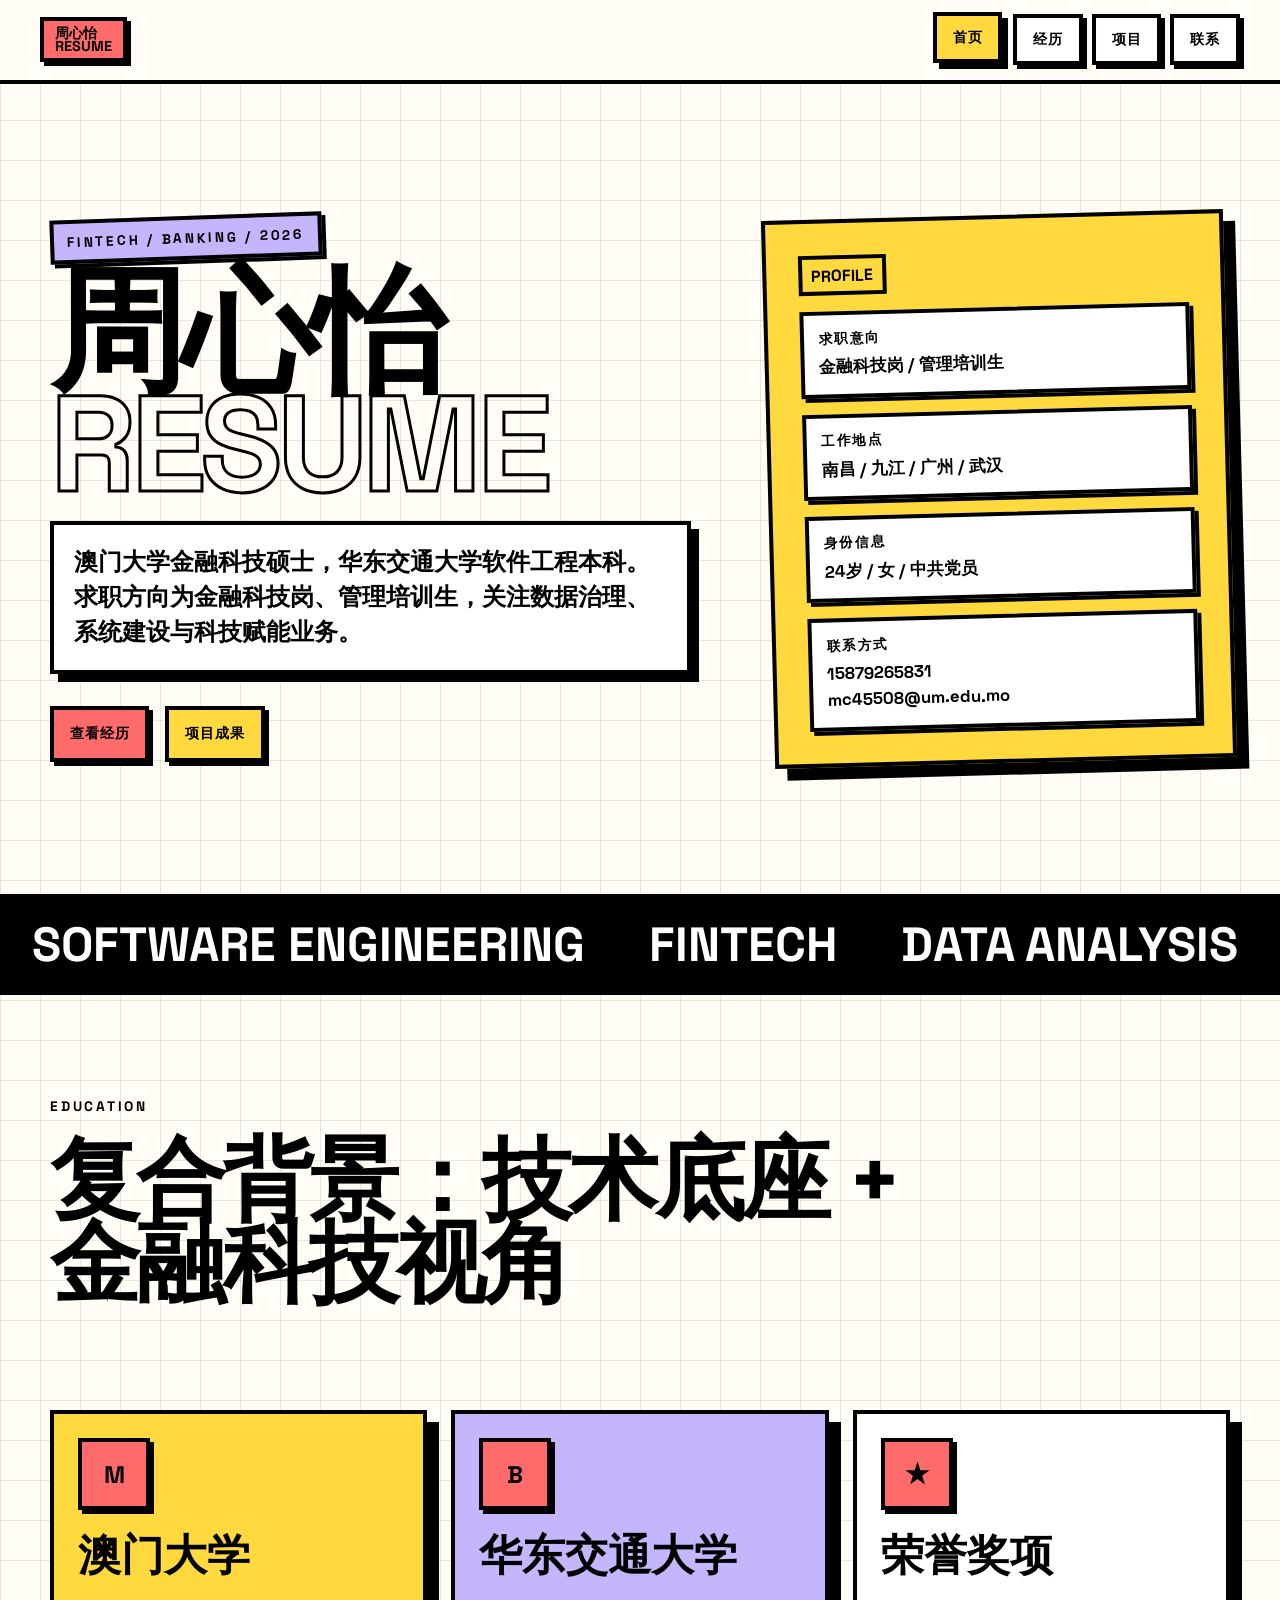
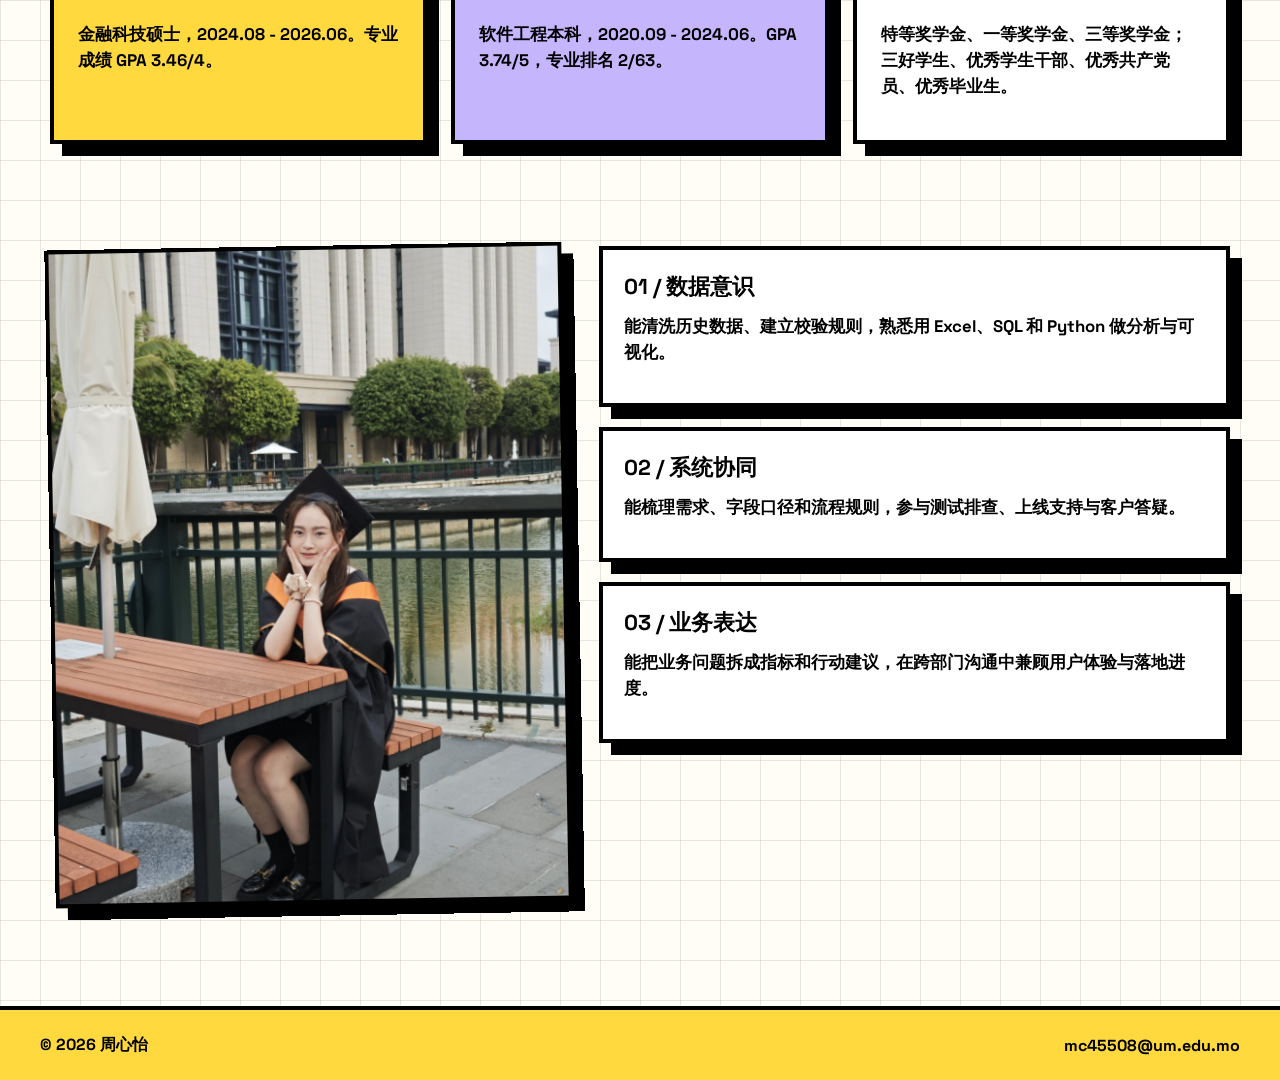
<file: index.html>
<!doctype html>
<html lang="zh-CN">
  <head>
    <meta charset="utf-8">
    <meta name="viewport" content="width=device-width, initial-scale=1">
    <meta name="description" content="周心怡的个人简历网站，求职方向为金融科技岗、管理培训生。">
    <title>周心怡 | 金融科技求职简历</title>
    <link rel="preconnect" href="https://fonts.googleapis.com">
    <link rel="preconnect" href="https://fonts.gstatic.com" crossorigin>
    <link href="https://fonts.googleapis.com/css2?family=Space+Grotesk:wght@400;500;700&display=block" rel="stylesheet">
    <link rel="stylesheet" href="styles.css">
  </head>
  <body>
    <a class="skip-link" href="#main">跳到主要内容</a>
    <header class="site-header" data-sticky>
      <a class="logo" href="index.html" aria-label="周心怡简历首页">周心怡<br>resume</a>
      <button class="nav-toggle" type="button" aria-expanded="false" aria-controls="site-nav">
        <span></span>
        <span></span>
        <span></span>
        <span class="sr-only">打开导航</span>
      </button>
      <nav class="site-nav" id="site-nav" aria-label="主导航">
        <a href="index.html" aria-current="page">首页</a>
        <a href="content.html">经历</a>
        <a href="work.html">项目</a>
        <a href="contact.html">联系</a>
      </nav>
    </header>

    <main id="main">
      <section class="hero section-grid resume-hero">
        <div class="hero-copy">
          <p class="eyebrow sticker">FINTECH / BANKING / 2026</p>
          <h1>
            <span>周心怡</span>
            <span class="outline">resume</span>
          </h1>
          <p class="hero-lede">
            澳门大学金融科技硕士，华东交通大学软件工程本科。求职方向为金融科技岗、管理培训生，关注数据治理、系统建设与科技赋能业务。
          </p>
          <div class="hero-actions">
            <a class="button button-primary" href="content.html">查看经历</a>
            <a class="button button-secondary" href="work.html">项目成果</a>
          </div>
        </div>

        <aside class="resume-card rotate-neg" aria-label="简历摘要">
          <p class="card-label">PROFILE</p>
          <dl class="fact-list">
            <div>
              <dt>求职意向</dt>
              <dd>金融科技岗 / 管理培训生</dd>
            </div>
            <div>
              <dt>工作地点</dt>
              <dd>南昌 / 九江 / 广州 / 武汉</dd>
            </div>
            <div>
              <dt>身份信息</dt>
              <dd>24岁 / 女 / 中共党员</dd>
            </div>
            <div>
              <dt>联系方式</dt>
              <dd>15879265831<br>mc45508@um.edu.mo</dd>
            </div>
          </dl>
        </aside>
      </section>

      <div class="marquee" aria-hidden="true">
        <div class="marquee-track">
          <span>SOFTWARE ENGINEERING</span><span>FINTECH</span><span>DATA ANALYSIS</span><span>BANKING TECH</span>
          <span>SOFTWARE ENGINEERING</span><span>FINTECH</span><span>DATA ANALYSIS</span><span>BANKING TECH</span>
        </div>
      </div>

      <section class="section">
        <div class="section-title">
          <p class="eyebrow">EDUCATION</p>
          <h2>复合背景：技术底座 + 金融科技视角</h2>
        </div>
        <div class="cards-grid education-grid">
          <article class="loud-card yellow">
            <div class="icon-box">M</div>
            <h3>澳门大学</h3>
            <p>金融科技硕士，2024.08 - 2026.06。专业成绩 GPA 3.46/4。</p>
          </article>
          <article class="loud-card violet">
            <div class="icon-box">B</div>
            <h3>华东交通大学</h3>
            <p>软件工程本科，2020.09 - 2024.06。GPA 3.74/5，专业排名 2/63。</p>
          </article>
          <article class="loud-card">
            <div class="icon-box">★</div>
            <h3>荣誉奖项</h3>
            <p>特等奖学金、一等奖学金、三等奖学金；三好学生、优秀学生干部、优秀共产党员、优秀毕业生。</p>
          </article>
        </div>
      </section>

      <section class="split-section">
        <div class="poster photo-poster">
          <img src="assets/graduation-photo.jpg" alt="周心怡硕士毕业照">
        </div>
        <div class="note-stack">
          <article>
            <strong>01 / 数据意识</strong>
            <p>能清洗历史数据、建立校验规则，熟悉用 Excel、SQL 和 Python 做分析与可视化。</p>
          </article>
          <article>
            <strong>02 / 系统协同</strong>
            <p>能梳理需求、字段口径和流程规则，参与测试排查、上线支持与客户答疑。</p>
          </article>
          <article>
            <strong>03 / 业务表达</strong>
            <p>能把业务问题拆成指标和行动建议，在跨部门沟通中兼顾用户体验与落地进度。</p>
          </article>
        </div>
      </section>
    </main>

    <footer class="site-footer">
      <p>© 2026 周心怡</p>
      <a href="mailto:mc45508@um.edu.mo">mc45508@um.edu.mo</a>
    </footer>
    <script src="script.js"></script>
  </body>
</html>
</file>
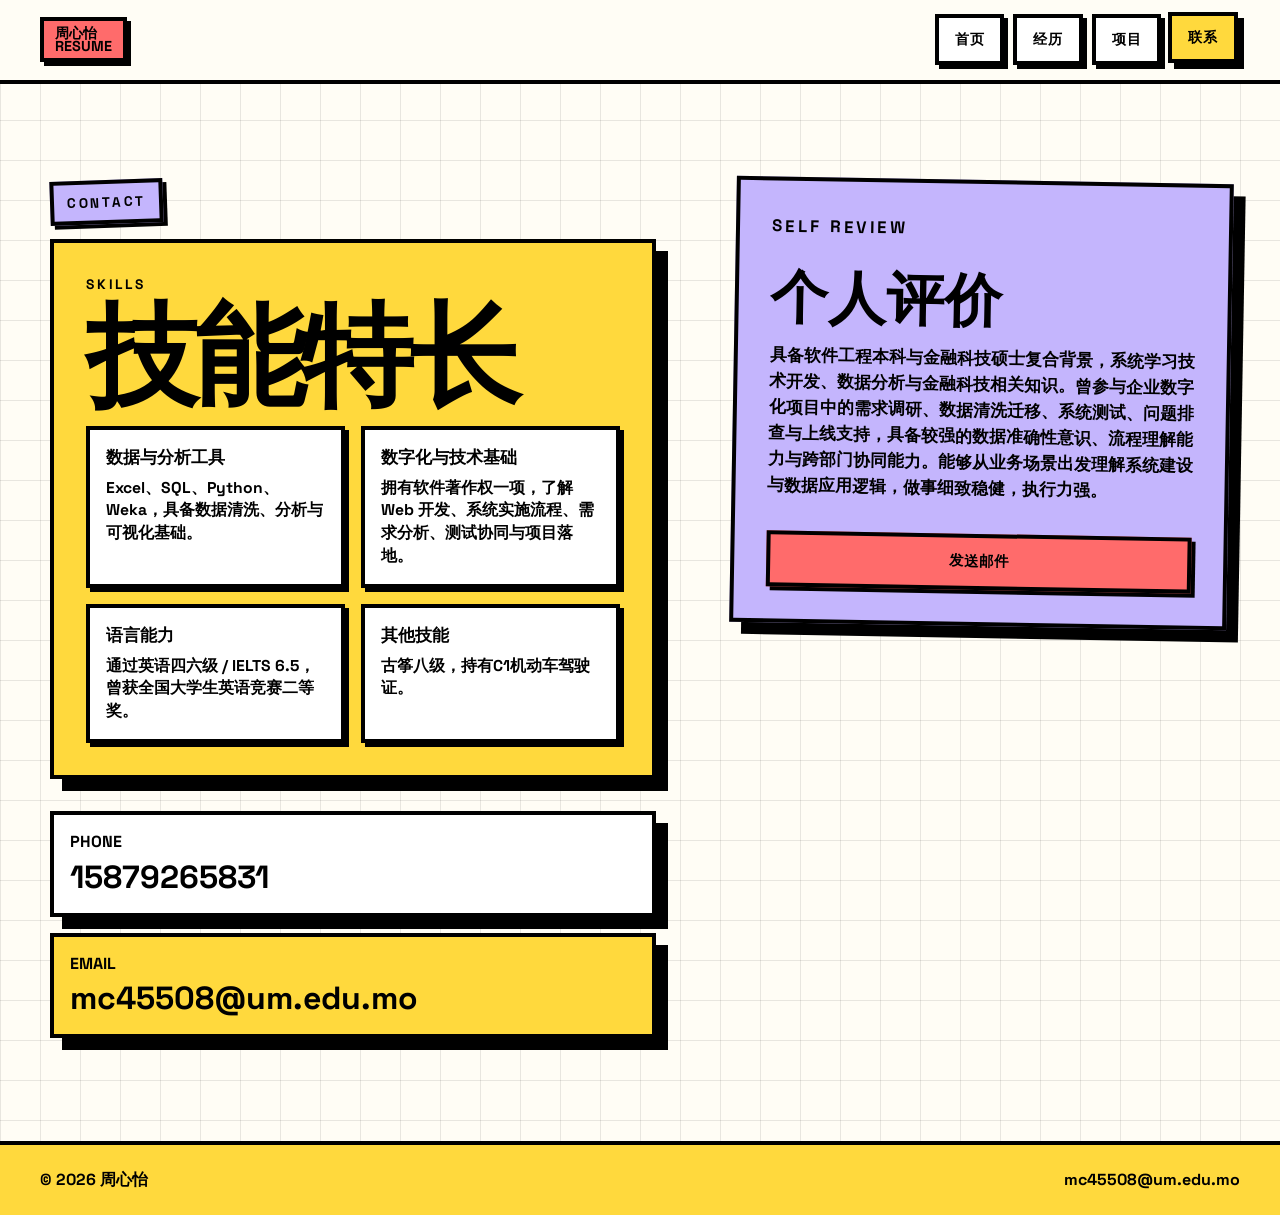
<file: contact.html>
<!doctype html>
<html lang="zh-CN">
  <head>
    <meta charset="utf-8">
    <meta name="viewport" content="width=device-width, initial-scale=1">
    <meta name="description" content="联系周心怡，了解金融科技岗、管理培训生求职信息。">
    <title>联系 | 周心怡</title>
    <link rel="preconnect" href="https://fonts.googleapis.com">
    <link rel="preconnect" href="https://fonts.gstatic.com" crossorigin>
    <link href="https://fonts.googleapis.com/css2?family=Space+Grotesk:wght@400;500;700&display=block" rel="stylesheet">
    <link rel="stylesheet" href="styles.css">
  </head>
  <body>
    <a class="skip-link" href="#main">跳到主要内容</a>
    <header class="site-header" data-sticky>
      <a class="logo" href="index.html" aria-label="周心怡简历首页">周心怡<br>resume</a>
      <button class="nav-toggle" type="button" aria-expanded="false" aria-controls="site-nav">
        <span></span>
        <span></span>
        <span></span>
        <span class="sr-only">打开导航</span>
      </button>
      <nav class="site-nav" id="site-nav" aria-label="主导航">
        <a href="index.html">首页</a>
        <a href="content.html">经历</a>
        <a href="work.html">项目</a>
        <a href="contact.html" aria-current="page">联系</a>
      </nav>
    </header>

    <main id="main">
      <section class="contact-layout">
        <div class="contact-copy">
          <p class="eyebrow sticker">CONTACT</p>
          <section class="skills-board" aria-label="技能特长">
            <p class="eyebrow">SKILLS</p>
            <h1>技能特长</h1>
            <div class="skills-grid">
              <article>
                <strong>数据与分析工具</strong>
                <p>Excel、SQL、Python、Weka，具备数据清洗、分析与可视化基础。</p>
              </article>
              <article>
                <strong>数字化与技术基础</strong>
                <p>拥有软件著作权一项，了解 Web 开发、系统实施流程、需求分析、测试协同与项目落地。</p>
              </article>
              <article>
                <strong>语言能力</strong>
                <p>通过英语四六级 / IELTS 6.5，曾获全国大学生英语竞赛二等奖。</p>
              </article>
              <article>
                <strong>其他技能</strong>
                <p>古筝八级，持有C1机动车驾驶证。</p>
              </article>
            </div>
          </section>
          <div class="contact-cards" aria-label="联系方式">
            <a class="contact-chip" href="tel:15879265831">
              <span>Phone</span>
              <strong>15879265831</strong>
            </a>
            <a class="contact-chip yellow" href="mailto:mc45508@um.edu.mo">
              <span>Email</span>
              <strong>mc45508@um.edu.mo</strong>
            </a>
          </div>
        </div>

        <section class="contact-form" aria-label="个人评价">
          <p class="eyebrow">SELF REVIEW</p>
          <h2>个人评价</h2>
          <p>
            具备软件工程本科与金融科技硕士复合背景，系统学习技术开发、数据分析与金融科技相关知识。曾参与企业数字化项目中的需求调研、数据清洗迁移、系统测试、问题排查与上线支持，具备较强的数据准确性意识、流程理解能力与跨部门协同能力。能够从业务场景出发理解系统建设与数据应用逻辑，做事细致稳健，执行力强。
          </p>
          <a class="button button-primary" href="mailto:mc45508@um.edu.mo">发送邮件</a>
        </section>
      </section>
    </main>

    <footer class="site-footer">
      <p>© 2026 周心怡</p>
      <a href="mailto:mc45508@um.edu.mo">mc45508@um.edu.mo</a>
    </footer>
    <script src="script.js"></script>
  </body>
</html>
</file>
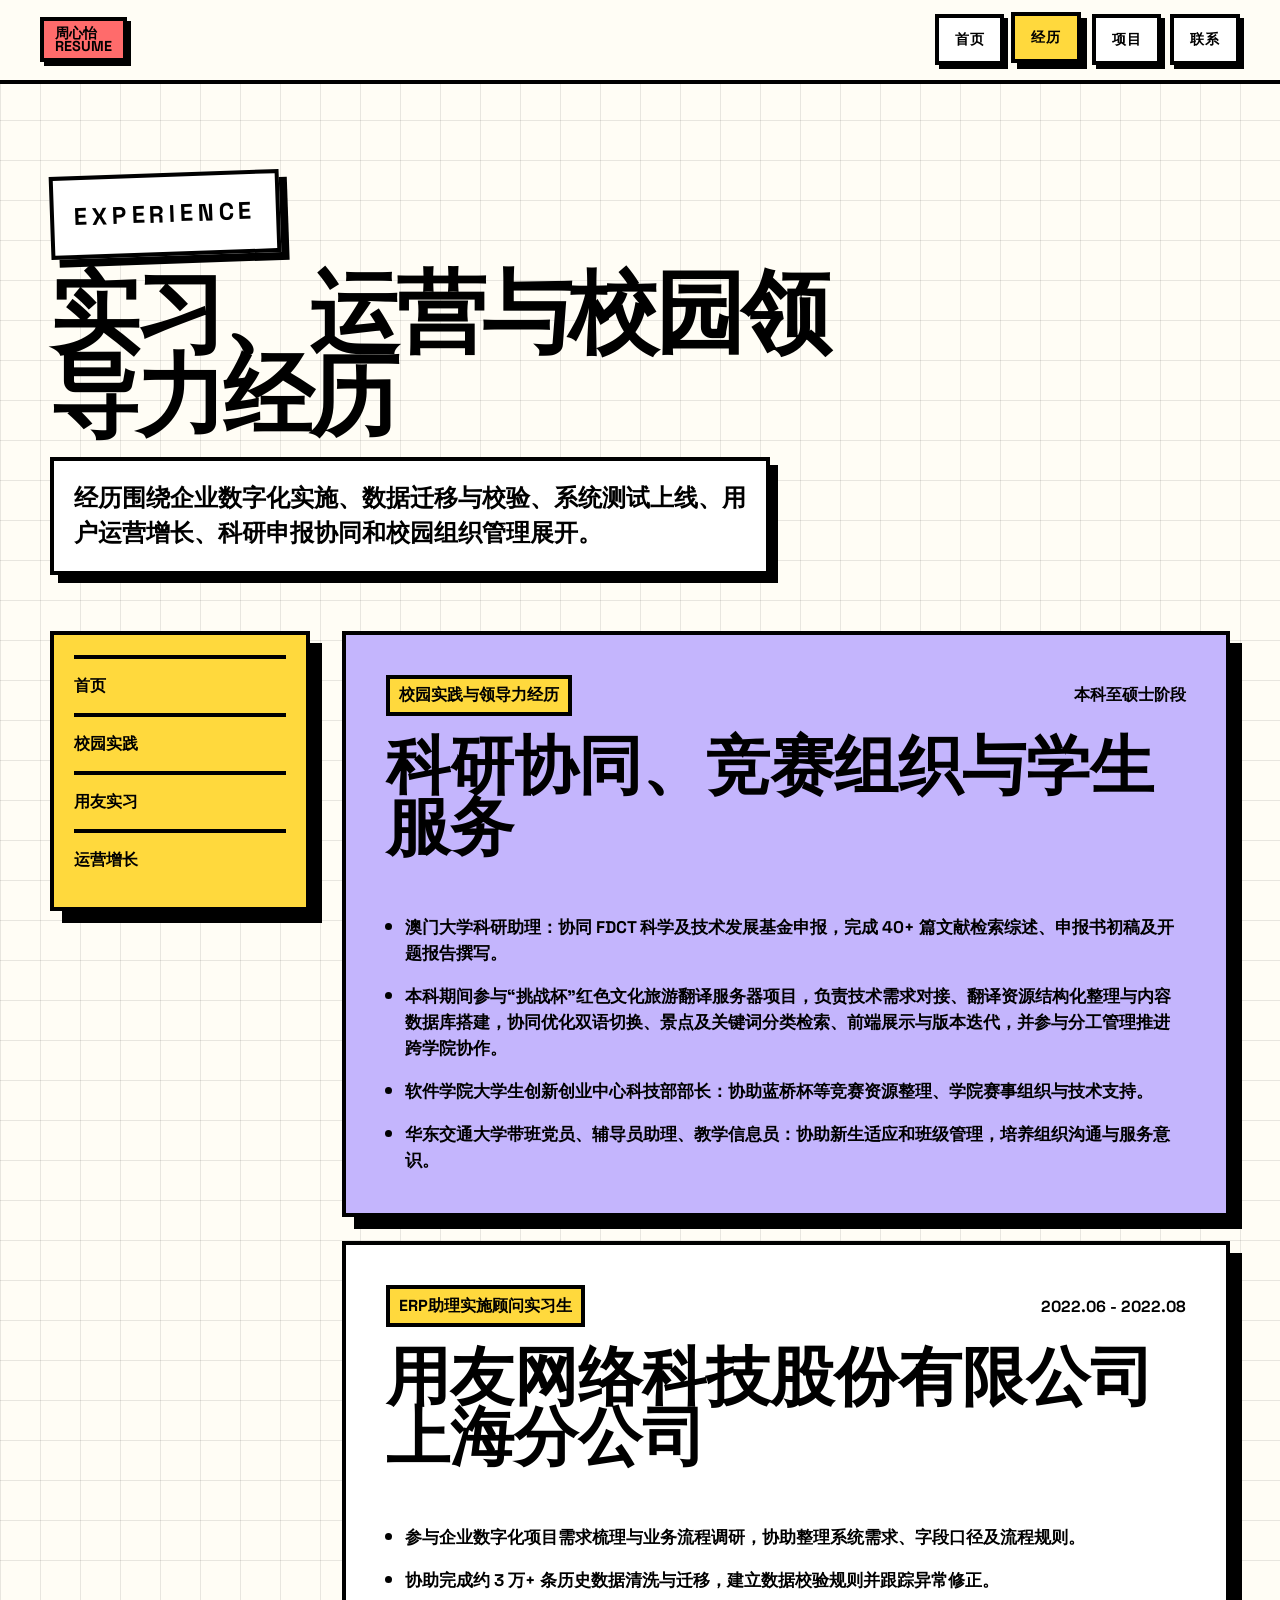
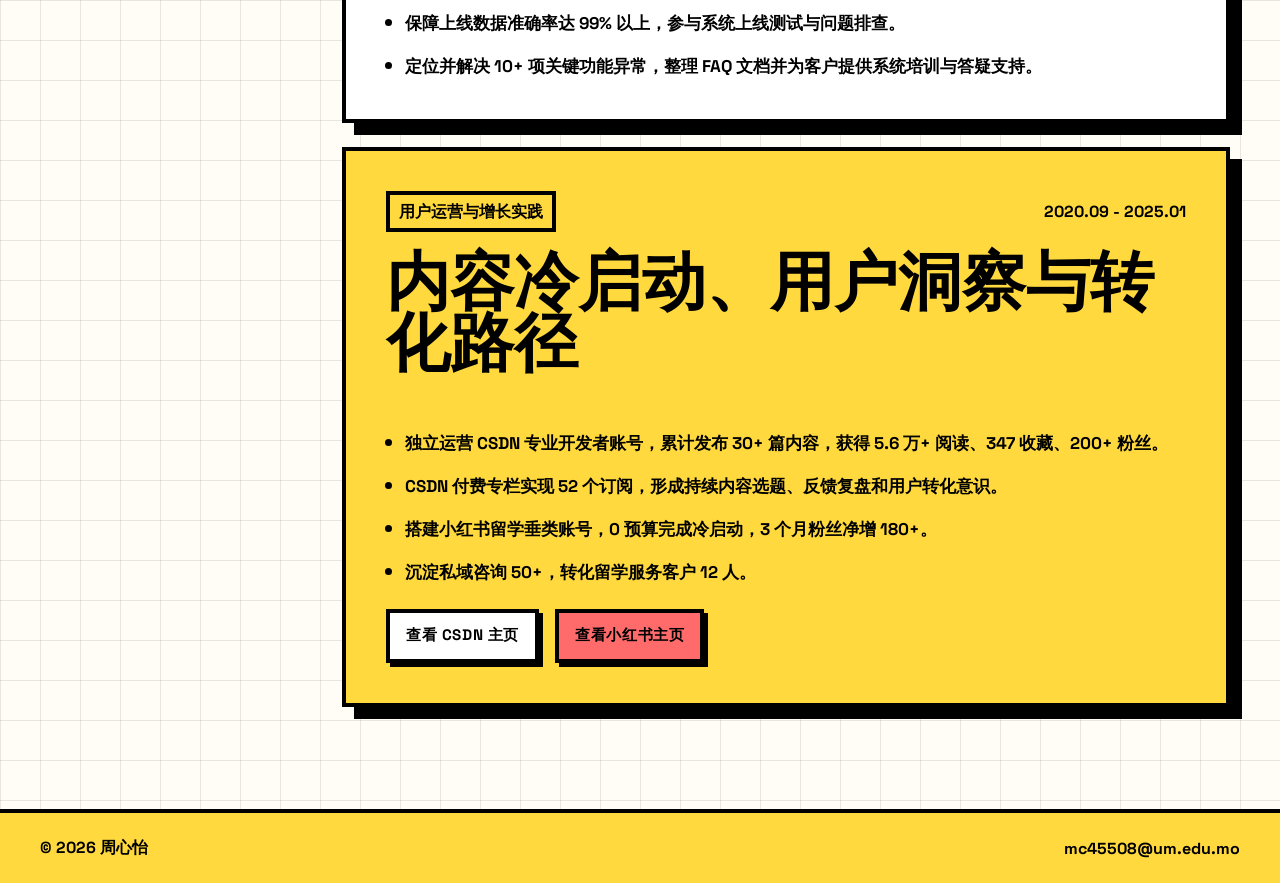
<file: content.html>
<!doctype html>
<html lang="zh-CN">
  <head>
    <meta charset="utf-8">
    <meta name="viewport" content="width=device-width, initial-scale=1">
    <meta name="description" content="周心怡的实习经历、校园经历与运营增长实践。">
    <title>经历 | 周心怡</title>
    <link rel="preconnect" href="https://fonts.googleapis.com">
    <link rel="preconnect" href="https://fonts.gstatic.com" crossorigin>
    <link href="https://fonts.googleapis.com/css2?family=Space+Grotesk:wght@400;500;700&display=block" rel="stylesheet">
    <link rel="stylesheet" href="styles.css">
  </head>
  <body>
    <a class="skip-link" href="#main">跳到主要内容</a>
    <header class="site-header" data-sticky>
      <a class="logo" href="index.html" aria-label="周心怡简历首页">周心怡<br>resume</a>
      <button class="nav-toggle" type="button" aria-expanded="false" aria-controls="site-nav">
        <span></span>
        <span></span>
        <span></span>
        <span class="sr-only">打开导航</span>
      </button>
      <nav class="site-nav" id="site-nav" aria-label="主导航">
        <a href="index.html">首页</a>
        <a href="content.html" aria-current="page">经历</a>
        <a href="work.html">项目</a>
        <a href="contact.html">联系</a>
      </nav>
    </header>

    <main id="main">
      <section class="content-hero">
        <p class="eyebrow sticker">EXPERIENCE</p>
        <h1>实习、运营与校园领导力经历</h1>
        <p>
          经历围绕企业数字化实施、数据迁移与校验、系统测试上线、用户运营增长、科研申报协同和校园组织管理展开。
        </p>
      </section>

      <section class="content-layout" id="experience">
        <aside class="sidebar-card">
          <a href="index.html">首页</a>
          <a href="#leadership">校园实践</a>
          <a href="#yonyou">用友实习</a>
          <a href="#growth">运营增长</a>
        </aside>

        <div class="article-list">
          <article class="article-card violet" id="leadership">
            <div class="article-meta">
              <span>校园实践与领导力经历</span>
              <time datetime="2020-09">本科至硕士阶段</time>
            </div>
            <h2>科研协同、竞赛组织与学生服务</h2>
            <ul class="resume-list">
              <li>澳门大学科研助理：协同 FDCT 科学及技术发展基金申报，完成 40+ 篇文献检索综述、申报书初稿及开题报告撰写。</li>
              <li>本科期间参与“挑战杯”红色文化旅游翻译服务器项目，负责技术需求对接、翻译资源结构化整理与内容数据库搭建，协同优化双语切换、景点及关键词分类检索、前端展示与版本迭代，并参与分工管理推进跨学院协作。</li>
              <li>软件学院大学生创新创业中心科技部部长：协助蓝桥杯等竞赛资源整理、学院赛事组织与技术支持。</li>
              <li>华东交通大学带班党员、辅导员助理、教学信息员：协助新生适应和班级管理，培养组织沟通与服务意识。</li>
            </ul>
          </article>

          <article class="article-card" id="yonyou">
            <div class="article-meta">
              <span>ERP助理实施顾问实习生</span>
              <time datetime="2022-06">2022.06 - 2022.08</time>
            </div>
            <h2>用友网络科技股份有限公司上海分公司</h2>
            <ul class="resume-list">
              <li>参与企业数字化项目需求梳理与业务流程调研，协助整理系统需求、字段口径及流程规则。</li>
              <li>协助完成约 3 万+ 条历史数据清洗与迁移，建立数据校验规则并跟踪异常修正。</li>
              <li>保障上线数据准确率达 99% 以上，参与系统上线测试与问题排查。</li>
              <li>定位并解决 10+ 项关键功能异常，整理 FAQ 文档并为客户提供系统培训与答疑支持。</li>
            </ul>
          </article>

          <article class="article-card yellow" id="growth">
            <div class="article-meta">
              <span>用户运营与增长实践</span>
              <time datetime="2020-09">2020.09 - 2025.01</time>
            </div>
            <h2>内容冷启动、用户洞察与转化路径</h2>
            <ul class="resume-list">
              <li>独立运营 CSDN 专业开发者账号，累计发布 30+ 篇内容，获得 5.6 万+ 阅读、347 收藏、200+ 粉丝。</li>
              <li>CSDN 付费专栏实现 52 个订阅，形成持续内容选题、反馈复盘和用户转化意识。</li>
              <li>搭建小红书留学垂类账号，0 预算完成冷启动，3 个月粉丝净增 180+。</li>
              <li>沉淀私域咨询 50+，转化留学服务客户 12 人。</li>
            </ul>
            <div class="profile-links" aria-label="运营账号链接">
              <a class="profile-button" href="https://blog.csdn.net/m0_51011320?spm=1000.2115.3001.5343" target="_blank" rel="noopener noreferrer">查看 CSDN 主页</a>
              <a class="profile-button red" href="https://www.xiaohongshu.com/user/profile/5f478570000000000101ff2b" target="_blank" rel="noopener noreferrer">查看小红书主页</a>
            </div>
          </article>
        </div>
      </section>
    </main>

    <footer class="site-footer">
      <p>© 2026 周心怡</p>
      <a href="mailto:mc45508@um.edu.mo">mc45508@um.edu.mo</a>
    </footer>
    <script src="script.js"></script>
  </body>
</html>
</file>
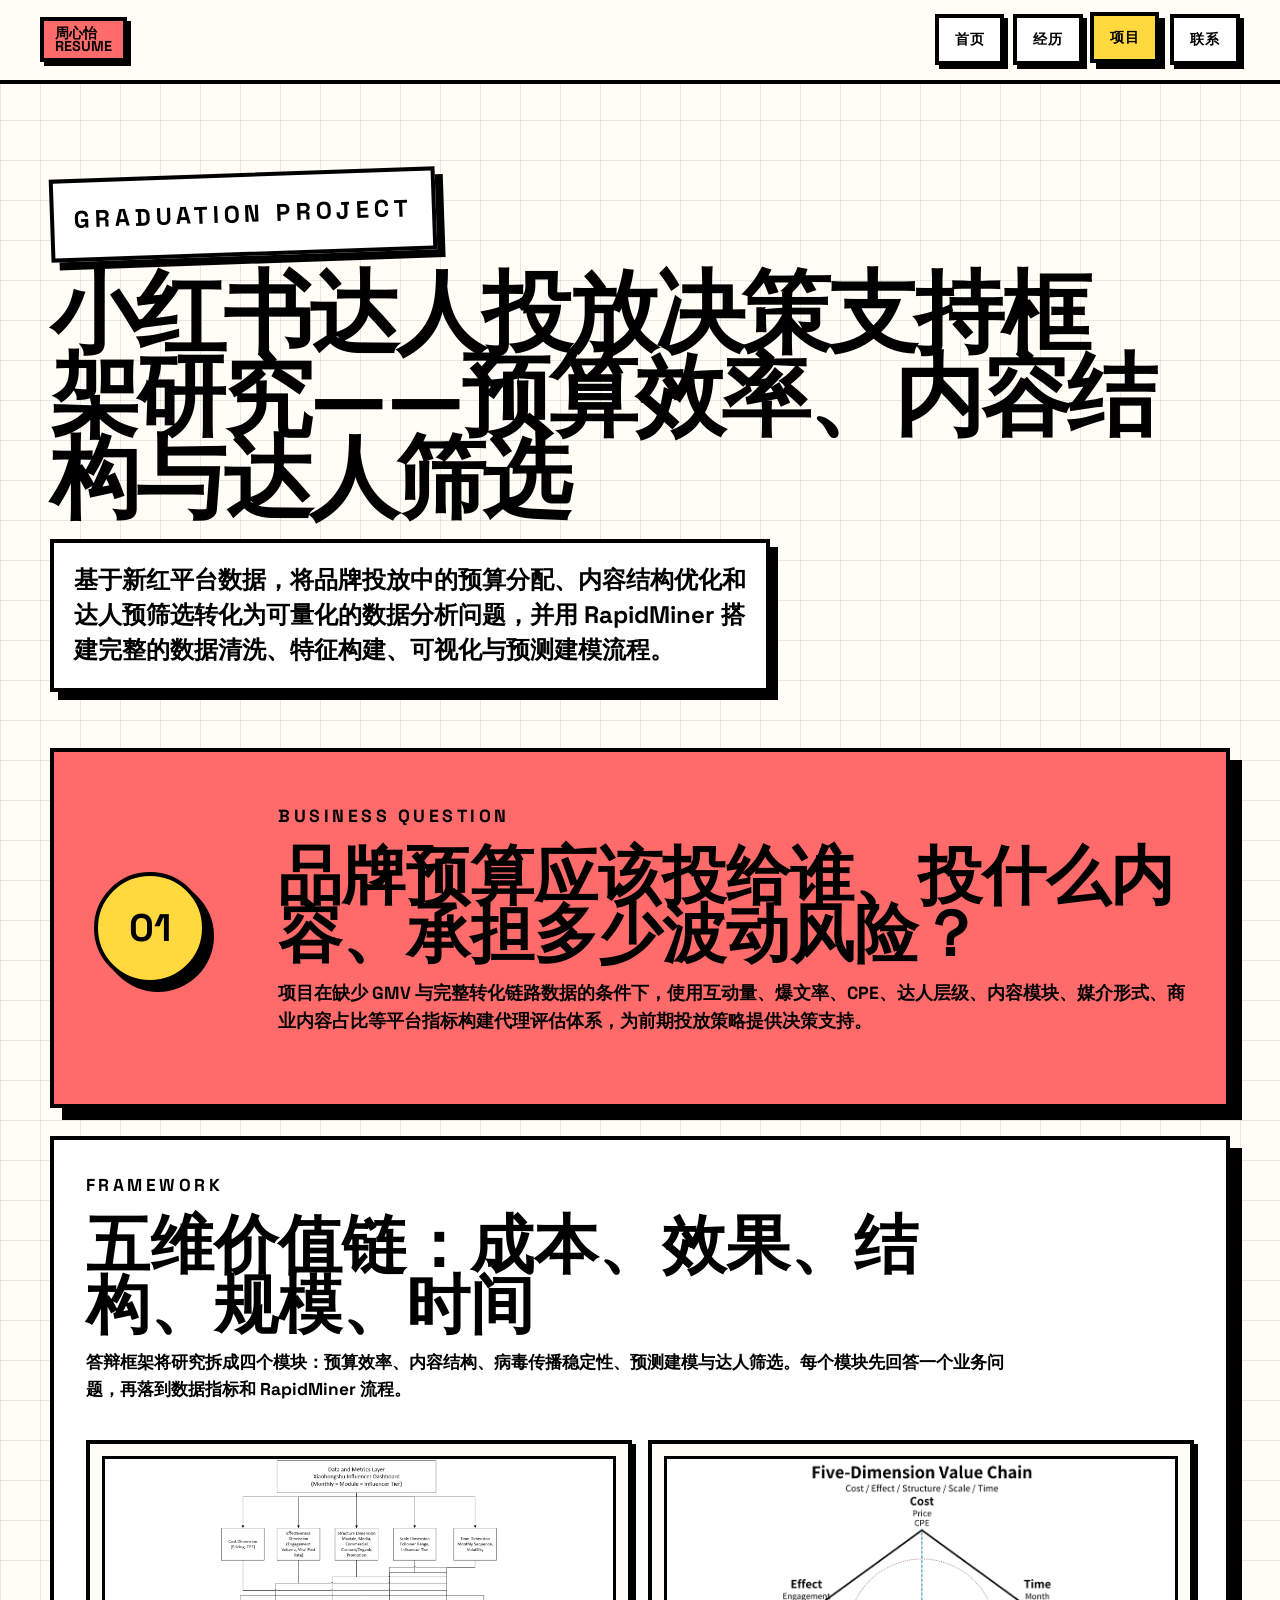
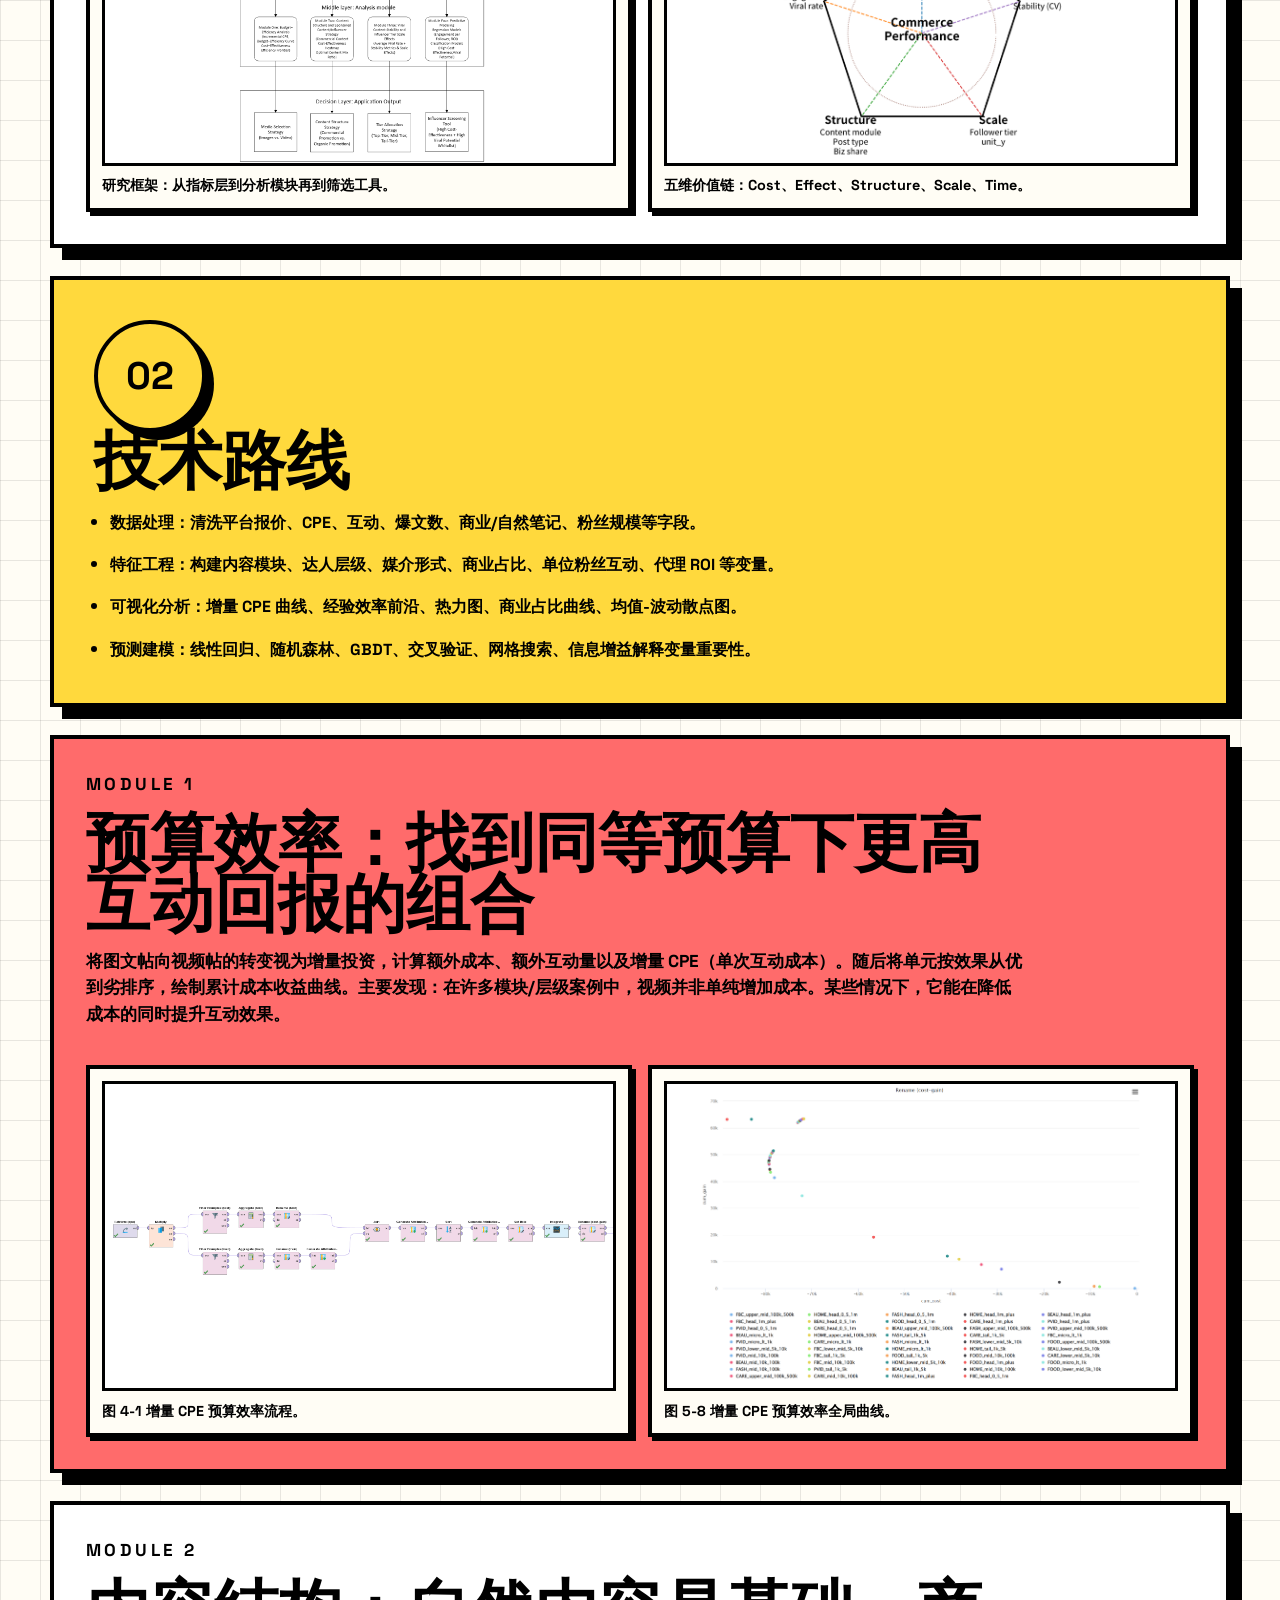
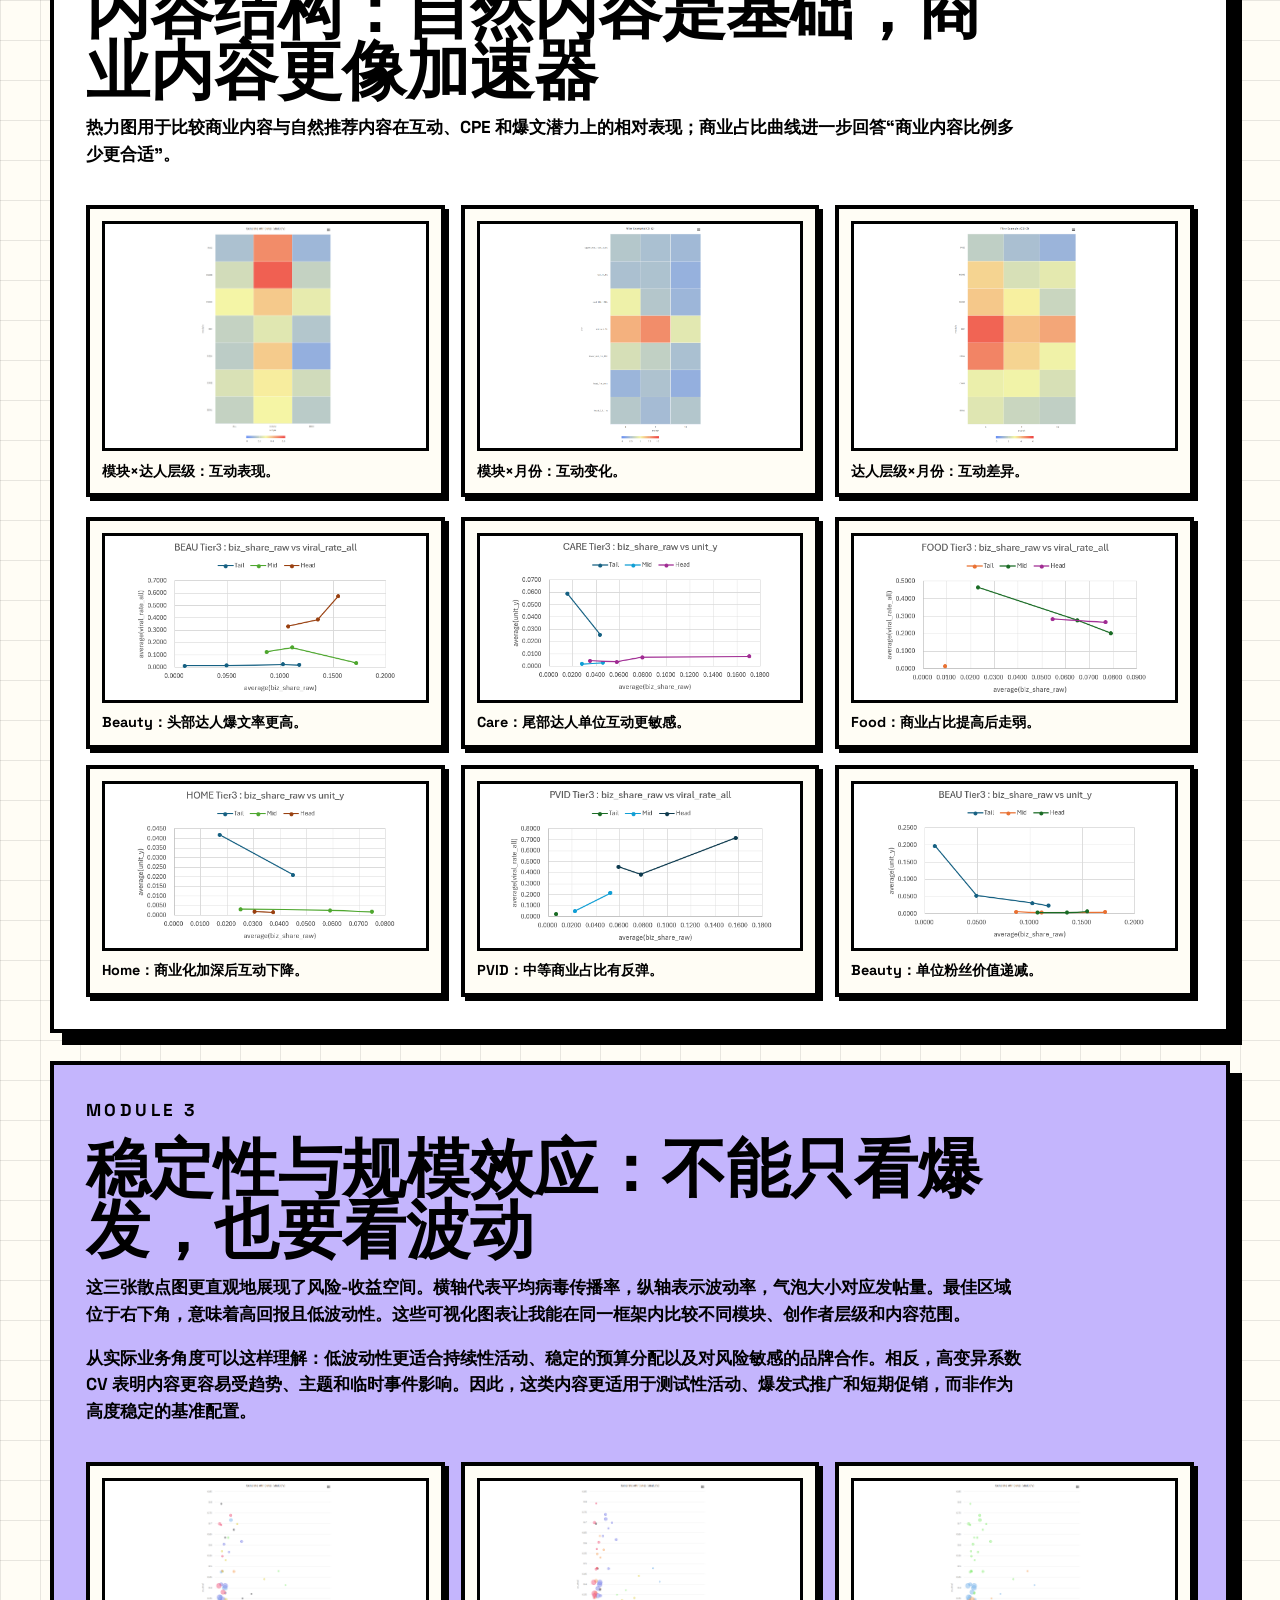
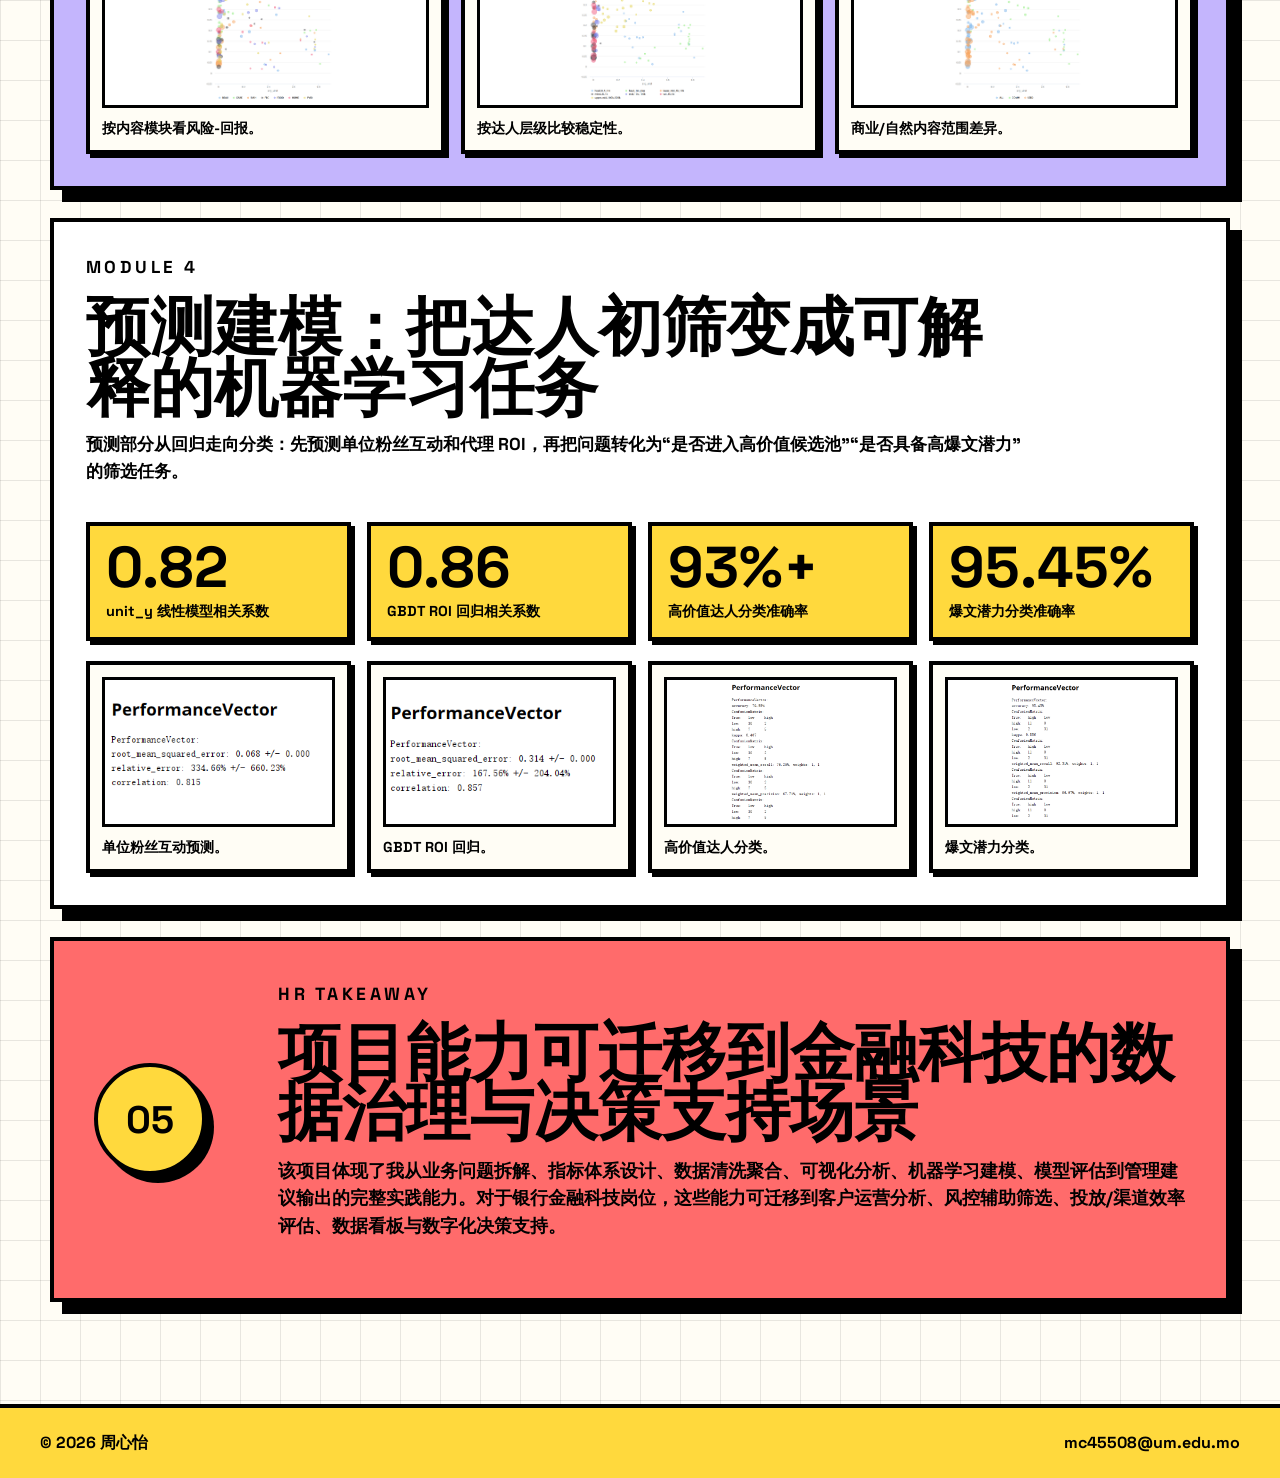
<file: work.html>
<!doctype html>
<html lang="zh-CN">
  <head>
    <meta charset="utf-8">
    <meta name="viewport" content="width=device-width, initial-scale=1">
    <meta name="description" content="周心怡研究生毕业项目：小红书达人投放决策支持框架研究。">
    <title>项目 | 周心怡</title>
    <link rel="preconnect" href="https://fonts.googleapis.com">
    <link rel="preconnect" href="https://fonts.gstatic.com" crossorigin>
    <link href="https://fonts.googleapis.com/css2?family=Space+Grotesk:wght@400;500;700&display=block" rel="stylesheet">
    <link rel="stylesheet" href="styles.css">
  </head>
  <body>
    <a class="skip-link" href="#main">跳到主要内容</a>
    <header class="site-header" data-sticky>
      <a class="logo" href="index.html" aria-label="周心怡简历首页">周心怡<br>resume</a>
      <button class="nav-toggle" type="button" aria-expanded="false" aria-controls="site-nav">
        <span></span>
        <span></span>
        <span></span>
        <span class="sr-only">打开导航</span>
      </button>
      <nav class="site-nav" id="site-nav" aria-label="主导航">
        <a href="index.html">首页</a>
        <a href="content.html">经历</a>
        <a href="work.html" aria-current="page">项目</a>
        <a href="contact.html">联系</a>
      </nav>
    </header>

    <main id="main">
      <section class="content-hero work-hero project-hero">
        <p class="eyebrow sticker">GRADUATION PROJECT</p>
        <h1>小红书达人投放决策支持框架研究——预算效率、内容结构与达人筛选</h1>
        <p>
          基于新红平台数据，将品牌投放中的预算分配、内容结构优化和达人预筛选转化为可量化的数据分析问题，并用 RapidMiner 搭建完整的数据清洗、特征构建、可视化与预测建模流程。
        </p>
      </section>

      <section class="project-story">
        <article class="project-card project-feature">
          <div class="project-number">01</div>
          <div>
            <p class="eyebrow">BUSINESS QUESTION</p>
            <h2>品牌预算应该投给谁、投什么内容、承担多少波动风险？</h2>
            <p>
              项目在缺少 GMV 与完整转化链路数据的条件下，使用互动量、爆文率、CPE、达人层级、内容模块、媒介形式、商业内容占比等平台指标构建代理评估体系，为前期投放策略提供决策支持。
            </p>
          </div>
        </article>

        <div class="project-band">
          <div class="project-band-copy">
            <p class="eyebrow">FRAMEWORK</p>
            <h2>五维价值链：成本、效果、结构、规模、时间</h2>
            <p>
              答辩框架将研究拆成四个模块：预算效率、内容结构、病毒传播稳定性、预测建模与达人筛选。每个模块先回答一个业务问题，再落到数据指标和 RapidMiner 流程。
            </p>
          </div>
          <div class="figure-grid two-up">
            <figure class="figure-tile">
              <img src="assets/uploaded-framework.png" alt="研究框架流程图">
              <figcaption>研究框架：从指标层到分析模块再到筛选工具。</figcaption>
            </figure>
            <figure class="figure-tile">
              <img src="assets/ppt-value-chain.png" alt="五维价值链雷达图">
              <figcaption>五维价值链：Cost、Effect、Structure、Scale、Time。</figcaption>
            </figure>
          </div>
        </div>

        <article class="project-card yellow">
          <div class="project-number">02</div>
          <h2>技术路线</h2>
          <ul class="resume-list compact-list">
            <li>数据处理：清洗平台报价、CPE、互动、爆文数、商业/自然笔记、粉丝规模等字段。</li>
            <li>特征工程：构建内容模块、达人层级、媒介形式、商业占比、单位粉丝互动、代理 ROI 等变量。</li>
            <li>可视化分析：增量 CPE 曲线、经验效率前沿、热力图、商业占比曲线、均值-波动散点图。</li>
            <li>预测建模：线性回归、随机森林、GBDT、交叉验证、网格搜索、信息增益解释变量重要性。</li>
          </ul>
        </article>

        <div class="project-band red-band">
          <div class="project-band-copy">
            <p class="eyebrow">MODULE 1</p>
            <h2>预算效率：找到同等预算下更高互动回报的组合</h2>
            <p>
              将图文帖向视频帖的转变视为增量投资，计算额外成本、额外互动量以及增量 CPE（单次互动成本）。随后将单元按效果从优到劣排序，绘制累计成本收益曲线。主要发现：在许多模块/层级案例中，视频并非单纯增加成本。某些情况下，它能在降低成本的同时提升互动效果。
            </p>
          </div>
          <div class="figure-grid two-up">
            <figure class="figure-tile">
              <img src="assets/ppt-budget-process-slide12.png" alt="RapidMiner 增量 CPE 预算效率流程">
              <figcaption>图 4-1 增量 CPE 预算效率流程。</figcaption>
            </figure>
            <figure class="figure-tile wide-figure">
              <img src="assets/ppt-budget-curve-global-slide12.png" alt="增量 CPE 预算效率全局曲线">
              <figcaption>图 5-8 增量 CPE 预算效率全局曲线。</figcaption>
            </figure>
          </div>
        </div>

        <div class="project-band">
          <div class="project-band-copy">
            <p class="eyebrow">MODULE 2</p>
            <h2>内容结构：自然内容是基础，商业内容更像加速器</h2>
            <p>
              热力图用于比较商业内容与自然推荐内容在互动、CPE 和爆文潜力上的相对表现；商业占比曲线进一步回答“商业内容比例多少更合适”。
            </p>
          </div>
          <div class="figure-grid three-up">
            <figure class="figure-tile">
              <img src="assets/ppt-content-heatmap-tier.png" alt="模块与达人层级互动相对指标热力图">
              <figcaption>模块×达人层级：互动表现。</figcaption>
            </figure>
            <figure class="figure-tile">
              <img src="assets/ppt-content-heatmap-month.png" alt="模块与月份互动相对指标热力图">
              <figcaption>模块×月份：互动变化。</figcaption>
            </figure>
            <figure class="figure-tile">
              <img src="assets/ppt-content-heatmap-scope.png" alt="商业内容与月份爆文相对指标热力图">
              <figcaption>达人层级×月份：互动差异。</figcaption>
            </figure>
          </div>
          <div class="figure-grid six-up">
            <figure class="figure-tile">
              <img src="assets/ppt-commercial-curve-beau-viral.png" alt="美妆模块商业占比与爆文率曲线">
              <figcaption>Beauty：头部达人爆文率更高。</figcaption>
            </figure>
            <figure class="figure-tile">
              <img src="assets/ppt-commercial-curve-care-unit.png" alt="个护模块商业占比与单位粉丝互动曲线">
              <figcaption>Care：尾部达人单位互动更敏感。</figcaption>
            </figure>
            <figure class="figure-tile">
              <img src="assets/ppt-commercial-curve-food.png" alt="食品模块商业占比与爆文率曲线">
              <figcaption>Food：商业占比提高后走弱。</figcaption>
            </figure>
            <figure class="figure-tile">
              <img src="assets/ppt-commercial-curve-home.png" alt="家居模块商业占比与单位粉丝互动曲线">
              <figcaption>Home：商业化加深后互动下降。</figcaption>
            </figure>
            <figure class="figure-tile">
              <img src="assets/ppt-commercial-curve-pvid.png" alt="摄影摄像模块商业占比与爆文率曲线">
              <figcaption>PVID：中等商业占比有反弹。</figcaption>
            </figure>
            <figure class="figure-tile">
              <img src="assets/ppt-commercial-curve-beau-unit.png" alt="美妆模块商业占比与单位粉丝互动曲线">
              <figcaption>Beauty：单位粉丝价值递减。</figcaption>
            </figure>
          </div>
        </div>

        <div class="project-band violet-band">
          <div class="project-band-copy">
            <p class="eyebrow">MODULE 3</p>
            <h2>稳定性与规模效应：不能只看爆发，也要看波动</h2>
            <p>
              这三张散点图更直观地展现了风险-收益空间。横轴代表平均病毒传播率，纵轴表示波动率，气泡大小对应发帖量。最佳区域位于右下角，意味着高回报且低波动性。这些可视化图表让我能在同一框架内比较不同模块、创作者层级和内容范围。
            </p>
            <p>
              从实际业务角度可以这样理解：低波动性更适合持续性活动、稳定的预算分配以及对风险敏感的品牌合作。相反，高变异系数 CV 表明内容更容易受趋势、主题和临时事件影响。因此，这类内容更适用于测试性活动、爆发式推广和短期促销，而非作为高度稳定的基准配置。
            </p>
          </div>
          <div class="figure-grid three-up">
            <figure class="figure-tile">
              <img src="assets/ppt-stability-module.png" alt="按内容模块的平均爆文率与波动散点图">
              <figcaption>按内容模块看风险-回报。</figcaption>
            </figure>
            <figure class="figure-tile">
              <img src="assets/ppt-stability-tier.png" alt="按达人层级的平均爆文率与波动散点图">
              <figcaption>按达人层级比较稳定性。</figcaption>
            </figure>
            <figure class="figure-tile">
              <img src="assets/ppt-stability-scope.png" alt="按内容范围的平均爆文率与波动散点图">
              <figcaption>商业/自然内容范围差异。</figcaption>
            </figure>
          </div>
        </div>

        <div class="project-band">
          <div class="project-band-copy">
            <p class="eyebrow">MODULE 4</p>
            <h2>预测建模：把达人初筛变成可解释的机器学习任务</h2>
            <p>
              预测部分从回归走向分类：先预测单位粉丝互动和代理 ROI，再把问题转化为“是否进入高价值候选池”“是否具备高爆文潜力”的筛选任务。
            </p>
          </div>
          <div class="metric-strip">
            <div><strong>0.82</strong><span>unit_y 线性模型相关系数</span></div>
            <div><strong>0.86</strong><span>GBDT ROI 回归相关系数</span></div>
            <div><strong>93%+</strong><span>高价值达人分类准确率</span></div>
            <div><strong>95.45%</strong><span>爆文潜力分类准确率</span></div>
          </div>
          <div class="figure-grid four-up">
            <figure class="figure-tile">
              <img src="assets/ppt-model-unit-linear.png" alt="单位粉丝互动线性回归 PerformanceVector">
              <figcaption>单位粉丝互动预测。</figcaption>
            </figure>
            <figure class="figure-tile">
              <img src="assets/ppt-model-roi-gbdt.png" alt="GBDT ROI 回归 PerformanceVector">
              <figcaption>GBDT ROI 回归。</figcaption>
            </figure>
            <figure class="figure-tile">
              <img src="assets/ppt-model-highvalue-rf.png" alt="高价值达人随机森林分类 PerformanceVector">
              <figcaption>高价值达人分类。</figcaption>
            </figure>
            <figure class="figure-tile">
              <img src="assets/ppt-model-viral-rf.png" alt="爆文潜力随机森林分类 PerformanceVector">
              <figcaption>爆文潜力分类。</figcaption>
            </figure>
          </div>
        </div>

        <article class="project-card project-feature yellow">
          <div class="project-number">05</div>
          <div>
            <p class="eyebrow">HR TAKEAWAY</p>
            <h2>项目能力可迁移到金融科技的数据治理与决策支持场景</h2>
            <p>
              该项目体现了我从业务问题拆解、指标体系设计、数据清洗聚合、可视化分析、机器学习建模、模型评估到管理建议输出的完整实践能力。对于银行金融科技岗位，这些能力可迁移到客户运营分析、风控辅助筛选、投放/渠道效率评估、数据看板与数字化决策支持。
            </p>
          </div>
        </article>
      </section>
    </main>

    <footer class="site-footer">
      <p>© 2026 周心怡</p>
      <a href="mailto:mc45508@um.edu.mo">mc45508@um.edu.mo</a>
    </footer>
    <script src="script.js"></script>
  </body>
</html>
</file>
<file: styles.css>
:root {
  --paper: #fffdf5;
  --ink: #000000;
  --red: #ff6b6b;
  --yellow: #ffd93d;
  --violet: #c4b5fd;
  --white: #ffffff;
  --shadow-sm: 4px 4px 0 0 var(--ink);
  --shadow-md: 8px 8px 0 0 var(--ink);
  --shadow-lg: 12px 12px 0 0 var(--ink);
  --max: 1180px;
}

* {
  box-sizing: border-box;
}

html {
  scroll-behavior: smooth;
}

body {
  margin: 0;
  color: var(--ink);
  background-color: var(--paper);
  background-image:
    linear-gradient(to right, rgba(0, 0, 0, 0.09) 1px, transparent 1px),
    linear-gradient(to bottom, rgba(0, 0, 0, 0.09) 1px, transparent 1px);
  background-size: 40px 40px;
  font-family: "Space Grotesk", Arial, sans-serif;
  font-weight: 700;
}

a {
  color: inherit;
  text-decoration: none;
}

.skip-link {
  position: absolute;
  left: 1rem;
  top: 1rem;
  z-index: 20;
  transform: translateY(-150%);
  border: 4px solid var(--ink);
  background: var(--yellow);
  padding: 0.75rem 1rem;
  box-shadow: var(--shadow-sm);
}

.skip-link:focus {
  transform: translateY(0);
}

.sr-only {
  position: absolute;
  width: 1px;
  height: 1px;
  overflow: hidden;
  clip: rect(0, 0, 0, 0);
  white-space: nowrap;
}

.site-header {
  position: sticky;
  top: 0;
  z-index: 10;
  display: flex;
  align-items: center;
  justify-content: space-between;
  gap: 1rem;
  border-bottom: 4px solid var(--ink);
  background: var(--paper);
  padding: 0.9rem clamp(1rem, 4vw, 2.5rem);
}

.logo {
  display: inline-block;
  border: 4px solid var(--ink);
  background: var(--red);
  padding: 0.35rem 0.7rem;
  box-shadow: var(--shadow-sm);
  font-size: 0.9rem;
  font-weight: 700;
  line-height: 0.9;
  text-transform: uppercase;
}

.site-nav {
  display: flex;
  align-items: center;
  gap: 0.55rem;
}

.site-nav a,
.button,
.text-link {
  border: 4px solid var(--ink);
  background: var(--white);
  box-shadow: var(--shadow-sm);
  padding: 0.75rem 1rem;
  font-size: 0.9rem;
  font-weight: 700;
  letter-spacing: 0.06em;
  text-transform: uppercase;
  transition: transform 120ms linear, box-shadow 120ms linear, background 120ms linear;
}

.site-nav a:hover,
.site-nav a[aria-current="page"],
.text-link:hover {
  background: var(--yellow);
  transform: translate(-2px, -2px);
  box-shadow: 6px 6px 0 0 var(--ink);
}

.nav-toggle {
  display: none;
  width: 52px;
  height: 52px;
  border: 4px solid var(--ink);
  background: var(--yellow);
  box-shadow: var(--shadow-sm);
}

.nav-toggle span:not(.sr-only) {
  display: block;
  width: 24px;
  height: 4px;
  margin: 4px auto;
  background: var(--ink);
}

.section-grid,
.section,
.split-section,
.content-hero,
.content-layout,
.work-board,
.contact-layout {
  width: min(var(--max), calc(100% - 2rem));
  margin: 0 auto;
}

.hero {
  display: grid;
  grid-template-columns: minmax(0, 1.12fr) minmax(320px, 0.88fr);
  gap: clamp(2rem, 6vw, 5rem);
  align-items: center;
  min-height: calc(100vh - 90px);
  padding: clamp(3rem, 8vw, 6rem) 0;
}

.eyebrow {
  margin: 0 0 1rem;
  font-size: 0.86rem;
  letter-spacing: 0.2em;
  text-transform: uppercase;
}

.sticker {
  display: inline-block;
  border: 4px solid var(--ink);
  background: var(--violet);
  padding: 0.55rem 0.8rem;
  box-shadow: var(--shadow-sm);
  transform: rotate(-2deg);
}

h1,
h2,
h3,
p {
  margin-top: 0;
}

h1 {
  margin-bottom: 1.25rem;
  font-size: clamp(4rem, 13vw, 8.5rem);
  font-weight: 900;
  line-height: 0.83;
  letter-spacing: -0.04em;
  text-transform: uppercase;
}

h1 span {
  display: block;
}

.outline {
  color: transparent;
  -webkit-text-stroke: 3px var(--ink);
}

.hero-lede,
.content-hero p {
  max-width: 720px;
  border: 4px solid var(--ink);
  background: var(--white);
  padding: 1.25rem;
  box-shadow: var(--shadow-md);
  font-size: clamp(1.12rem, 2vw, 1.5rem);
  line-height: 1.45;
}

.hero-actions {
  display: flex;
  flex-wrap: wrap;
  gap: 1rem;
  margin-top: 2rem;
}

.button {
  display: inline-flex;
  min-height: 56px;
  align-items: center;
  justify-content: center;
}

.button-primary {
  background: var(--red);
}

.button-secondary {
  background: var(--yellow);
}

.button:hover {
  transform: translate(-3px, -3px);
  box-shadow: 8px 8px 0 0 var(--ink);
}

.button:active {
  transform: translate(2px, 2px);
  box-shadow: none;
}

.hero-board {
  position: relative;
  min-height: 560px;
}

.profile-card,
.mini-card,
.loud-card,
.poster,
.note-stack article,
.sidebar-card,
.article-card,
.project-card,
.resume-card,
.contact-form,
.contact-chip {
  border: 4px solid var(--ink);
  background: var(--white);
  box-shadow: var(--shadow-lg);
}

.profile-card {
  position: absolute;
  inset: 2rem 0 auto 1.5rem;
  padding: clamp(1.4rem, 4vw, 2.2rem);
}

.profile-card h2 {
  font-size: clamp(2rem, 5vw, 3.5rem);
  font-weight: 900;
  line-height: 0.95;
  text-transform: uppercase;
}

.profile-card p:last-child,
.loud-card p,
.note-stack p,
.article-card p,
.resume-card dd,
.contact-form p {
  font-size: 1.05rem;
  line-height: 1.55;
}

.card-label,
.article-meta span {
  display: inline-block;
  border: 4px solid var(--ink);
  background: var(--yellow);
  padding: 0.35rem 0.55rem;
  text-transform: uppercase;
}

.mini-card {
  position: absolute;
  right: 0;
  bottom: 4rem;
  width: min(290px, 82%);
  padding: 1.25rem;
  background: var(--yellow);
}

.mini-card strong,
.mini-card small {
  display: block;
}

.mini-card strong {
  margin: 0.4rem 0;
  font-size: 1.7rem;
  text-transform: uppercase;
}

.star {
  display: inline-grid;
  width: 56px;
  height: 56px;
  place-items: center;
  border: 4px solid var(--ink);
  border-radius: 999px;
  background: var(--red);
  animation: spin-slow 10s linear infinite;
}

.shape {
  position: absolute;
  border: 4px solid var(--ink);
  box-shadow: var(--shadow-md);
}

.shape-square {
  top: 0;
  right: 2rem;
  width: 120px;
  height: 120px;
  background: var(--violet);
  transform: rotate(10deg);
}

.shape-circle {
  left: 0;
  bottom: 0;
  width: 150px;
  height: 150px;
  border-radius: 999px;
  background: var(--red);
}

.rotate-neg {
  transform: rotate(-1.5deg);
}

.rotate-pos {
  transform: rotate(2deg);
}

.marquee {
  overflow: hidden;
  border-block: 4px solid var(--ink);
  background: var(--ink);
  color: var(--white);
}

.marquee-track {
  display: flex;
  width: max-content;
  animation: marquee 18s linear infinite;
}

.marquee span {
  padding: 1rem 2rem;
  font-size: clamp(1.4rem, 4vw, 3rem);
  text-transform: uppercase;
  white-space: nowrap;
}

.section {
  padding: clamp(4rem, 8vw, 7rem) 0;
}

.section-title {
  display: grid;
  gap: 0.5rem;
  margin-bottom: 2rem;
}

.section-title h2,
.poster h2,
.content-hero h1 {
  max-width: 850px;
  font-size: clamp(2.8rem, 7vw, 5.8rem);
  font-weight: 900;
  line-height: 0.92;
  letter-spacing: -0.04em;
  text-transform: uppercase;
}

.cards-grid {
  display: grid;
  grid-template-columns: repeat(3, minmax(0, 1fr));
  gap: 1.5rem;
}

.loud-card {
  padding: 1.5rem;
  transition: transform 160ms linear, box-shadow 160ms linear;
}

.loud-card:hover,
.article-card:hover,
.project-card:hover,
.contact-chip:hover,
.skills-grid article:hover {
  transform: translate(-4px, -8px);
  box-shadow: 16px 16px 0 0 var(--ink);
}

.yellow {
  background: var(--yellow);
}

.violet {
  background: var(--violet);
}

.icon-box {
  display: inline-grid;
  width: 72px;
  height: 72px;
  margin-bottom: 1.5rem;
  place-items: center;
  border: 4px solid var(--ink);
  background: var(--red);
  box-shadow: var(--shadow-sm);
  font-size: 1.5rem;
}

.loud-card h3 {
  font-size: clamp(1.8rem, 4vw, 2.7rem);
  font-weight: 900;
  line-height: 1;
  text-transform: uppercase;
}

.split-section {
  display: grid;
  grid-template-columns: 0.9fr 1.1fr;
  gap: 2rem;
  align-items: start;
  padding: 0 0 clamp(4rem, 8vw, 7rem);
}

.poster {
  position: sticky;
  top: 120px;
  background: var(--red);
  padding: clamp(1.5rem, 5vw, 3rem);
  transform: rotate(-1deg);
}

.photo-poster {
  overflow: hidden;
  padding: 0;
  background: var(--yellow);
}

.photo-poster img {
  display: block;
  width: 100%;
  height: clamp(460px, 58vw, 650px);
  object-fit: cover;
  object-position: center;
  border: 0;
}

.note-stack {
  display: grid;
  gap: 1.25rem;
}

.note-stack article {
  padding: 1.35rem;
}

.note-stack strong {
  display: block;
  margin-bottom: 0.75rem;
  font-size: 1.35rem;
  text-transform: uppercase;
}

.content-hero {
  padding: clamp(3rem, 7vw, 6rem) 0 2rem;
}

.content-layout {
  display: grid;
  grid-template-columns: 260px minmax(0, 1fr);
  gap: 2rem;
  padding-bottom: clamp(4rem, 8vw, 7rem);
}

.sidebar-card {
  position: sticky;
  top: 120px;
  align-self: start;
  padding: 1.25rem;
  background: var(--yellow);
}

.sidebar-card a {
  display: block;
  border-top: 4px solid var(--ink);
  padding: 1rem 0;
  text-transform: uppercase;
}

.article-list {
  display: grid;
  gap: 1.5rem;
}

.article-card {
  padding: clamp(1.4rem, 4vw, 2.5rem);
  transition: transform 160ms linear, box-shadow 160ms linear;
}

.article-meta {
  display: flex;
  flex-wrap: wrap;
  align-items: center;
  justify-content: space-between;
  gap: 0.75rem;
  margin-bottom: 1.25rem;
}

.article-card h2 {
  font-size: clamp(2rem, 5vw, 4rem);
  font-weight: 900;
  line-height: 0.95;
  text-transform: uppercase;
}

.resume-hero {
  grid-template-columns: minmax(0, 1fr) minmax(320px, 0.72fr);
}

.resume-card {
  align-self: center;
  padding: clamp(1.4rem, 4vw, 2rem);
  background: var(--yellow);
}

.fact-list {
  display: grid;
  gap: 1rem;
  margin: 0;
}

.fact-list div {
  border: 4px solid var(--ink);
  background: var(--white);
  padding: 0.9rem;
  box-shadow: var(--shadow-sm);
}

.fact-list dt {
  margin-bottom: 0.35rem;
  font-size: 0.85rem;
  letter-spacing: 0.12em;
  text-transform: uppercase;
}

.fact-list dd {
  margin: 0;
  overflow-wrap: anywhere;
}

.resume-list {
  display: grid;
  gap: 0.85rem;
  margin: 0;
  padding-left: 1.2rem;
  font-size: 1.06rem;
  line-height: 1.55;
}

.resume-list li::marker {
  color: var(--ink);
  font-size: 1.2em;
}

.profile-links {
  display: flex;
  flex-wrap: wrap;
  gap: 1rem;
  margin-top: 1.5rem;
}

.profile-button {
  display: inline-flex;
  min-height: 54px;
  align-items: center;
  justify-content: center;
  border: 4px solid var(--ink);
  background: var(--white);
  box-shadow: var(--shadow-sm);
  padding: 0.75rem 1rem;
  font-size: 0.95rem;
  font-weight: 900;
  letter-spacing: 0.04em;
  text-transform: uppercase;
  transition: transform 120ms linear, box-shadow 120ms linear, background 120ms linear;
}

.profile-button.red {
  background: var(--red);
}

.profile-button:hover {
  transform: translate(-3px, -3px);
  box-shadow: 8px 8px 0 0 var(--ink);
}

.profile-button:active {
  transform: translate(2px, 2px);
  box-shadow: none;
}

.text-link {
  display: inline-flex;
  margin-top: 1rem;
}

.work-board {
  display: grid;
  grid-template-columns: repeat(2, minmax(0, 1fr));
  gap: 1.5rem;
  padding: 0 0 clamp(4rem, 8vw, 7rem);
}

.project-story {
  width: min(var(--max), calc(100% - 2rem));
  display: grid;
  gap: 1.75rem;
  margin: 0 auto;
  padding: 0 0 clamp(4rem, 8vw, 7rem);
}

.project-hero h1 {
  max-width: 1120px;
}

.project-card {
  position: relative;
  min-height: 330px;
  padding: clamp(1.5rem, 4vw, 2.5rem);
  transition: transform 160ms linear, box-shadow 160ms linear;
}

.thesis-board .project-card {
  min-height: auto;
}

.project-feature {
  display: grid;
  grid-column: 1 / -1;
  grid-template-columns: 160px minmax(0, 1fr);
  gap: 1.5rem;
  min-height: 360px;
  align-items: center;
  background: var(--red);
}

.project-card h2 {
  margin-bottom: 1rem;
  font-size: clamp(2rem, 5vw, 4.5rem);
  font-weight: 900;
  line-height: 0.92;
  text-transform: uppercase;
}

.project-card p {
  font-size: 1.1rem;
  line-height: 1.55;
}

.project-band {
  display: grid;
  gap: 1.25rem;
  border: 4px solid var(--ink);
  background: var(--white);
  box-shadow: var(--shadow-lg);
  padding: clamp(1.25rem, 4vw, 2rem);
}

.red-band {
  background: var(--red);
}

.violet-band {
  background: var(--violet);
}

.project-band-copy {
  max-width: 940px;
}

.project-band-copy h2 {
  margin-bottom: 0.8rem;
  font-size: clamp(2rem, 5vw, 4rem);
  font-weight: 900;
  line-height: 0.95;
  text-transform: uppercase;
}

.project-band-copy p {
  font-size: 1.08rem;
  line-height: 1.55;
}

.figure-grid {
  display: grid;
  gap: 1rem;
}

.two-up {
  grid-template-columns: repeat(2, minmax(0, 1fr));
}

.three-up {
  grid-template-columns: repeat(3, minmax(0, 1fr));
}

.four-up {
  grid-template-columns: repeat(4, minmax(0, 1fr));
}

.six-up {
  grid-template-columns: repeat(3, minmax(0, 1fr));
}

.figure-tile {
  display: grid;
  align-content: start;
  gap: 0.65rem;
  margin: 0;
  border: 4px solid var(--ink);
  background: var(--paper);
  box-shadow: var(--shadow-sm);
  padding: 0.75rem;
}

.figure-tile img {
  width: 100%;
  height: 230px;
  object-fit: contain;
  border: 3px solid var(--ink);
  background: var(--white);
}

.two-up .figure-tile img {
  height: 310px;
}

.four-up .figure-tile img {
  height: 150px;
}

.six-up .figure-tile img {
  height: 170px;
}

.wide-figure img {
  object-fit: contain;
}

.figure-tile figcaption {
  font-size: 0.9rem;
  line-height: 1.35;
}

.metric-strip {
  display: grid;
  grid-template-columns: repeat(4, minmax(0, 1fr));
  gap: 1rem;
}

.metric-strip div {
  border: 4px solid var(--ink);
  background: var(--yellow);
  box-shadow: var(--shadow-sm);
  padding: 1rem;
}

.metric-strip strong,
.metric-strip span {
  display: block;
}

.metric-strip strong {
  font-size: clamp(2rem, 5vw, 3.6rem);
  font-weight: 900;
  line-height: 0.9;
}

.metric-strip span {
  margin-top: 0.5rem;
  font-size: 0.9rem;
  line-height: 1.35;
}

.skills-board {
  border: 4px solid var(--ink);
  background: var(--yellow);
  box-shadow: var(--shadow-lg);
  padding: clamp(1.25rem, 4vw, 2rem);
}

.skills-board h1 {
  margin-bottom: 1.25rem;
  font-size: clamp(2.6rem, 7vw, 5rem);
  font-weight: 900;
  line-height: 0.88;
  letter-spacing: -0.04em;
  text-transform: uppercase;
}

.skills-grid {
  display: grid;
  grid-template-columns: repeat(2, minmax(0, 1fr));
  gap: 1rem;
}

.skills-grid article {
  border: 4px solid var(--ink);
  background: var(--white);
  box-shadow: var(--shadow-sm);
  padding: 1rem;
  transition: transform 160ms linear, box-shadow 160ms linear;
}

.skills-grid strong,
.skills-grid p {
  display: block;
}

.skills-grid strong {
  margin-bottom: 0.5rem;
  font-size: 1.05rem;
  text-transform: uppercase;
}

.skills-grid p {
  margin: 0;
  font-size: 0.98rem;
  line-height: 1.45;
}

.project-figure {
  display: grid;
  gap: 1rem;
  margin: 0;
  background: var(--white);
}

.project-figure img {
  width: 100%;
  max-height: 430px;
  object-fit: contain;
  border: 4px solid var(--ink);
  background: var(--white);
}

.project-figure figcaption {
  font-size: 0.98rem;
  line-height: 1.45;
}

.compact-list {
  padding-left: 1rem;
  font-size: 1rem;
}

.project-number {
  display: inline-grid;
  width: 112px;
  height: 112px;
  place-items: center;
  border: 4px solid var(--ink);
  border-radius: 999px;
  background: var(--yellow);
  box-shadow: var(--shadow-md);
  font-size: 2.4rem;
  font-weight: 900;
}

.contact-layout {
  display: grid;
  grid-template-columns: 1fr minmax(320px, 0.82fr);
  gap: clamp(2rem, 6vw, 5rem);
  align-items: start;
  padding: clamp(3rem, 8vw, 6rem) 0 clamp(4rem, 8vw, 7rem);
}

.contact-copy h1 {
  margin-bottom: 1.25rem;
  font-size: clamp(3.5rem, 10vw, 7rem);
  font-weight: 900;
  line-height: 0.86;
  letter-spacing: -0.04em;
  text-transform: uppercase;
}

.contact-cards {
  display: grid;
  gap: 1rem;
  margin-top: 2rem;
}

.contact-chip {
  display: grid;
  gap: 0.3rem;
  padding: 1rem;
  transition: transform 160ms linear, box-shadow 160ms linear;
}

.contact-chip span {
  text-transform: uppercase;
}

.contact-chip strong {
  overflow-wrap: anywhere;
  font-size: clamp(1.15rem, 3vw, 2rem);
}

.contact-form {
  display: grid;
  gap: 1rem;
  padding: clamp(1.3rem, 4vw, 2rem);
  background: var(--violet);
  transform: rotate(1deg);
}

.contact-form h2 {
  margin: 0;
  font-size: clamp(2rem, 5vw, 3.6rem);
  font-weight: 900;
  line-height: 0.95;
  text-transform: uppercase;
}

.contact-form label {
  display: grid;
  gap: 0.5rem;
  font-size: 0.9rem;
  letter-spacing: 0.08em;
  text-transform: uppercase;
}

.contact-form input,
.contact-form textarea {
  width: 100%;
  border: 4px solid var(--ink);
  border-radius: 0;
  background: var(--white);
  padding: 0.9rem 1rem;
  color: var(--ink);
  font: inherit;
  box-shadow: var(--shadow-sm);
}

.contact-form input:focus,
.contact-form textarea:focus {
  background: var(--yellow);
  outline: none;
}

.contact-form textarea {
  resize: vertical;
}

.site-footer {
  display: flex;
  flex-wrap: wrap;
  align-items: center;
  justify-content: space-between;
  gap: 1rem;
  border-top: 4px solid var(--ink);
  background: var(--yellow);
  padding: 1.5rem clamp(1rem, 4vw, 2.5rem);
}

.site-footer p {
  margin: 0;
  text-transform: uppercase;
}

:focus-visible {
  outline: 4px solid var(--ink);
  outline-offset: 4px;
}

@keyframes marquee {
  from {
    transform: translateX(0);
  }
  to {
    transform: translateX(-50%);
  }
}

@keyframes spin-slow {
  to {
    transform: rotate(360deg);
  }
}

@media (max-width: 860px) {
  .site-header {
    align-items: flex-start;
  }

  .nav-toggle {
    display: block;
  }

  .site-nav {
    position: absolute;
    left: 1rem;
    right: 1rem;
    top: calc(100% + 0.75rem);
    display: none;
    flex-direction: column;
    align-items: stretch;
    border: 4px solid var(--ink);
    background: var(--paper);
    padding: 0.75rem;
    box-shadow: var(--shadow-md);
  }

  .site-nav.is-open {
    display: flex;
  }

  .hero,
  .split-section,
  .content-layout,
  .contact-layout {
    grid-template-columns: 1fr;
  }

  .hero {
    min-height: auto;
  }

  .hero-board {
    min-height: 460px;
  }

  .cards-grid {
    grid-template-columns: 1fr;
  }

  .work-board {
    grid-template-columns: 1fr;
  }

  .two-up,
  .three-up,
  .four-up,
  .six-up,
  .skills-grid,
  .metric-strip {
    grid-template-columns: 1fr;
  }

  .project-feature {
    grid-template-columns: 1fr;
  }

  .figure-tile img,
  .two-up .figure-tile img,
  .four-up .figure-tile img,
  .six-up .figure-tile img {
    height: auto;
    max-height: 360px;
  }

  .poster,
  .sidebar-card {
    position: static;
  }
}

@media (max-width: 560px) {
  .hero-actions,
  .button {
    width: 100%;
  }

  .profile-card {
    left: 0;
  }

  .mini-card {
    bottom: 2rem;
  }

  .shape-square {
    width: 88px;
    height: 88px;
  }
}

@media (prefers-reduced-motion: reduce) {
  *,
  *::before,
  *::after {
    scroll-behavior: auto !important;
    transition-duration: 0.01ms !important;
    animation-duration: 0.01ms !important;
    animation-iteration-count: 1 !important;
  }
}
</file>
